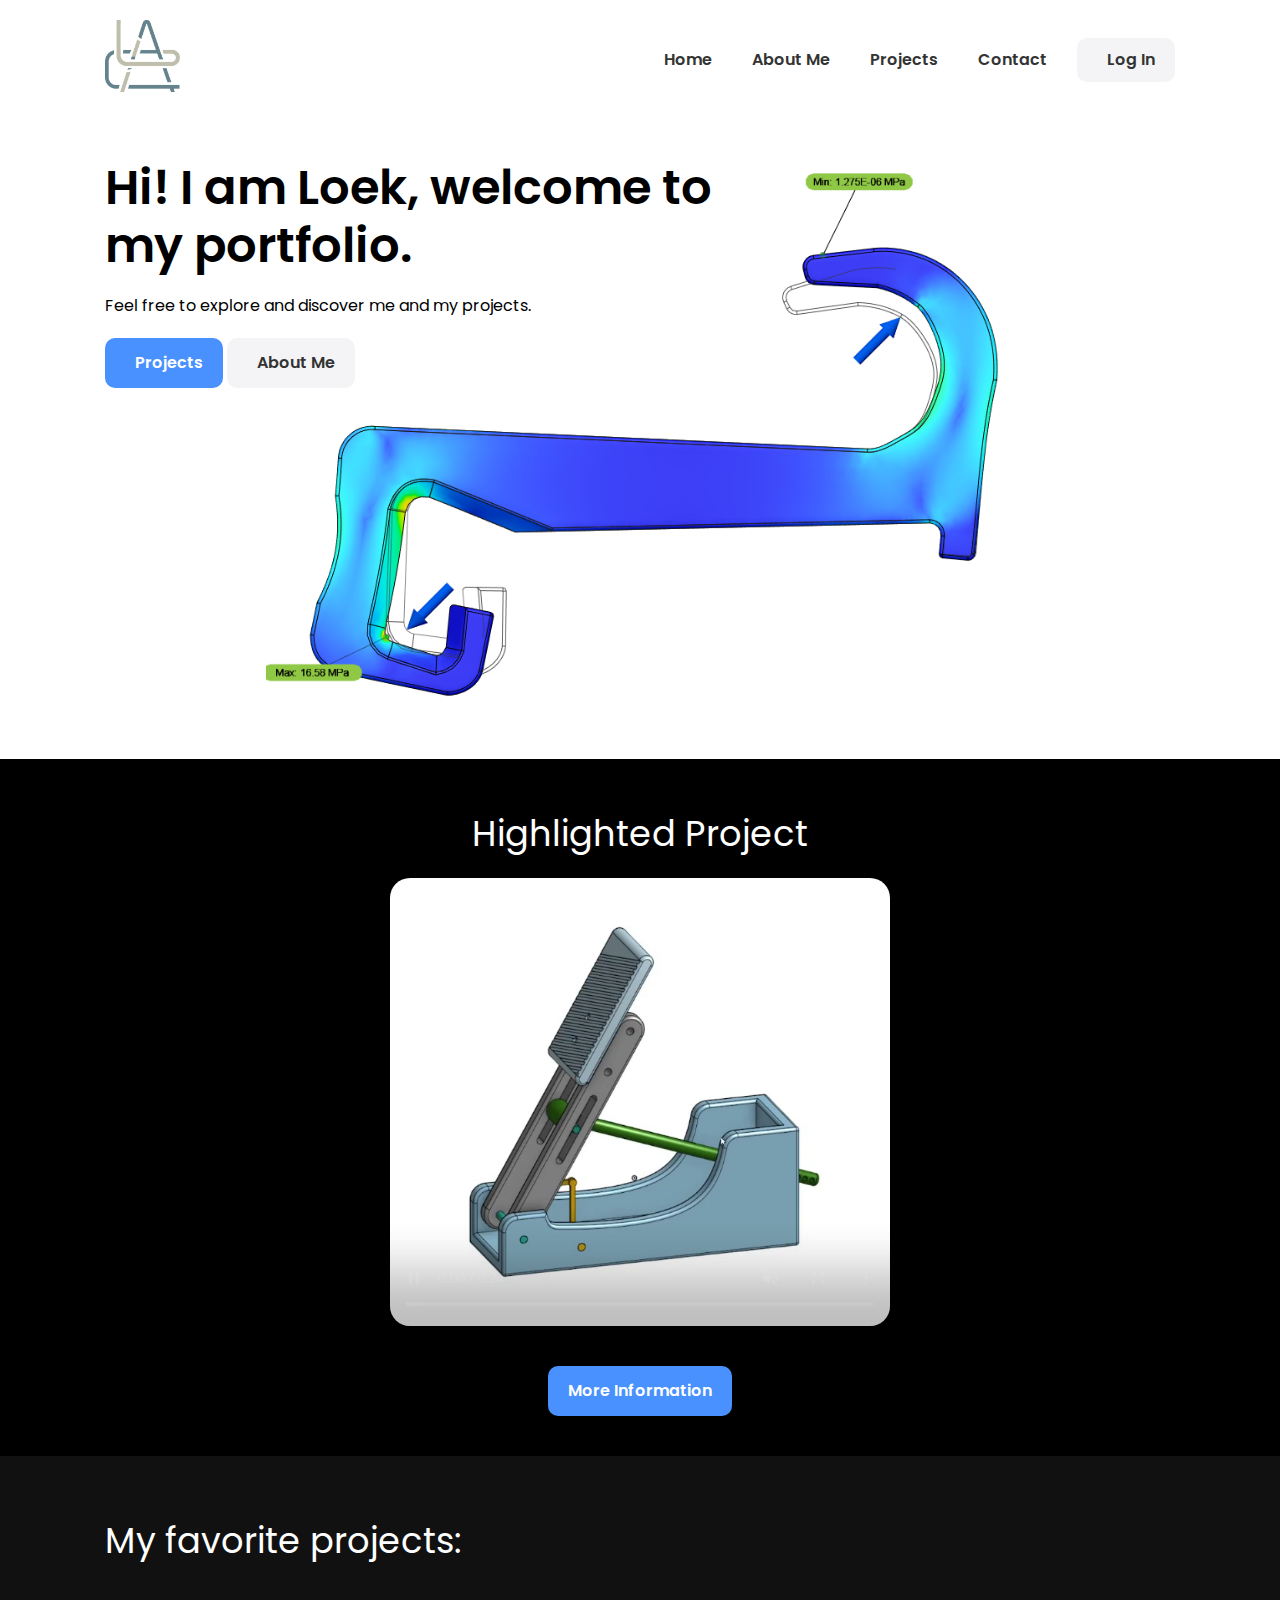
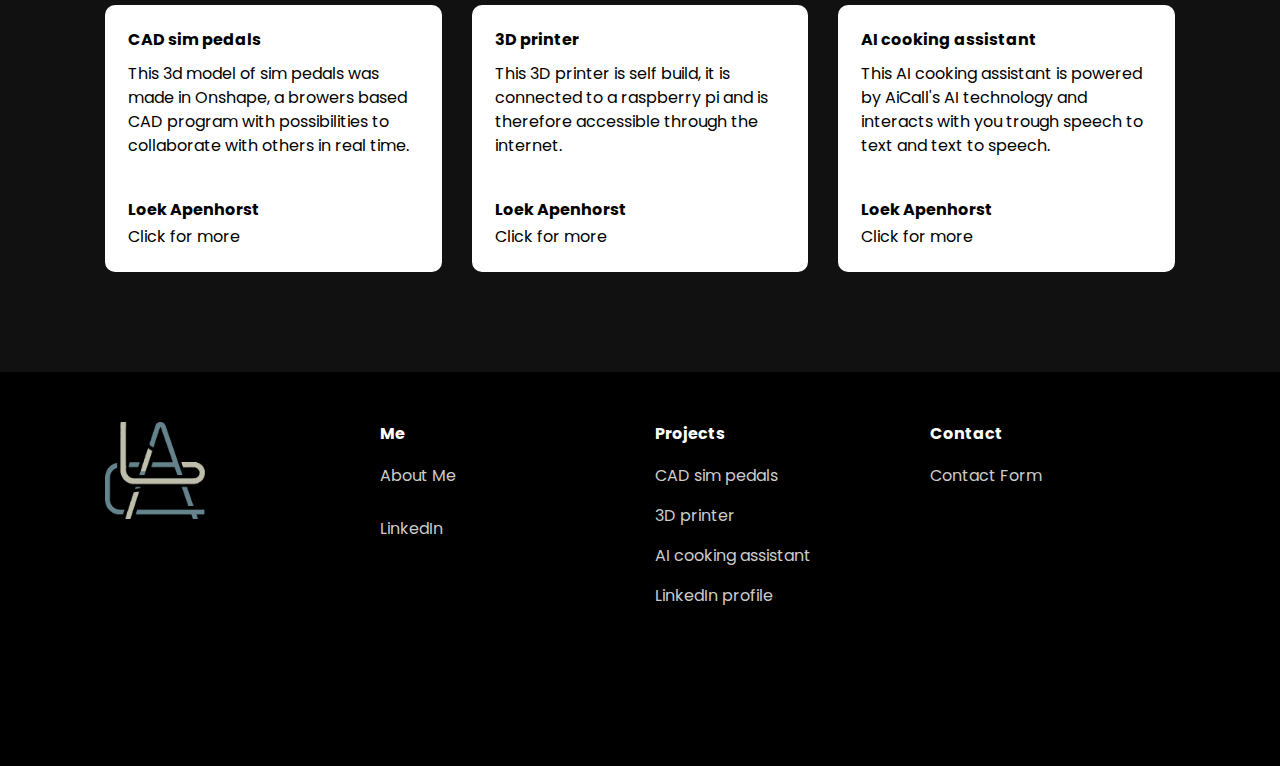
<file: index.html>
<!DOCTYPE html>
<html lang="en">
  <head>
    <meta charset="UTF-8" />
    <meta name="viewport" content="width=device-width, initial-scale=1.0" />
    <title>Portfolio Loek Apenhorst</title>
    <link rel="preconnect" href="https://fonts.googleapis.com" />
    <link rel="preconnect" href="https://fonts.gstatic.com" crossorigin />
    <link
      href="https://fonts.googleapis.com/css2?family=Poppins:wght@300;400;600;700&display=swap"
      rel="stylesheet"
    />
    <link
      rel="stylesheet"
      href="https://cdnjs.cloudflare.com/ajax/libs/font-awesome/6.5.1/css/all.min.css"
      integrity="sha512-DTOQO9RWCH3ppGqcWaEA1BIZOC6xxalwEsw9c2QQeAIftl+Vegovlnee1c9QX4TctnWMn13TZye+giMm8e2LwA=="
      crossorigin="anonymous"
      referrerpolicy="no-referrer"
    />
    <link rel="stylesheet" href="styles/style1.css" />
    <link rel="shortcut icon" href="images/tab_icon.ico" type="image/x-icon" />
  </head>

  <body>
    <nav class="navbar">
      <div class="container">
        <div class="logo">
          <a href="index.html">
            <img src="images/logo.png" alt="logo" />
          </a>
        </div>
        <div class="main-menu">
          <ul>
            <li>
              <a href="index.html">Home</a>
            </li>
            <li>
              <a href="about_me.html">About Me</a>
            </li>
            <li>
              <a href="projects.html">Projects</a>
            </li>
            <li>
              <a href="contact.html">Contact</a>
            </li>
            <li>
              <a class="btn" href="#"> <i class="fas fa-user"></i> Log In </a>
            </li>
          </ul>
        </div>
        <!-- Hamburger Button -->
        <button class="hamburger-button">
          <div class="hamburger-line"></div>
          <div class="hamburger-line"></div>
          <div class="hamburger-line"></div>
        </button>
        <div class="mobile-menu">
          <ul>
            <li>
              <a href="index.html">Home</a>
            </li>
            <li>
              <a href="about_me.html">About Me</a>
            </li>
            <li>
              <a href="projects.html">Projects</a>
            </li>
            <li>
              <a href="contact.html">Contact</a>
            </li>
            <li>
              <a class="btn" href="#"> <i class="fas fa-user"></i> Log In </a>
            </li>
          </ul>
        </div>
      </div>
    </nav>
    <!-- Hero -->
    <section class="hero">
      <div class="container">
        <div class="hero-content">
          <h1 class="hero-heading text-xxl">
            Hi! I am Loek, welcome to my portfolio.
          </h1>
          <p class="hero-text">
            Feel free to explore and discover me and my projects.
          </p>
          <div class="hero-buttons">
            <a href="projects.html" class="btn btn-primary"
              ><i class="fa-regular fa-lightbulb"></i>Projects</a
            >
            <a href="about_me.html" class="btn"
              ><i class="fas fa-address-book"></i>About Me</a
            >
          </div>
        </div>
      </div>
    </section>
    <!-- Video Section -->
    <section class="video bg-black">
      <div class="container-sm">
        <h2 class="video-heading text-xl text-center">Highlighted Project</h2>
        <div class="video-content">
          <video
            class="video-content"
            controls
            width="500"
            muted
            autoplay
            loop
            src="images/Animation Onshape.mp4"
          ></video>
          <a href="projects.html" class="btn btn-primary">More Information</a>
        </div>
      </div>
    </section>
    <!-- Testimonials -->
    <section class="testimonials bg-dark">
      <div class="container">
        <h3 class="testimonials-heading text-xl">My favorite projects:</h3>
        <div class="testimonials-grid">
          <a href="projects.html">
            <div class="card">
              <p>CAD sim pedals</p>
              <p>
                This 3d model of sim pedals was made in Onshape, a browers based
                CAD program with possibilities to collaborate with others in
                real time.
              </p>
              <p>Loek Apenhorst</p>
              <p>Click for more</p>
            </div>
          </a>
          <a href="projects.html#project_2">
            <div class="card">
              <p>3D printer</p>
              <p>
                This 3D printer is self build, it is connected to a raspberry pi
                and is therefore accessible through the internet.
              </p>
              <p>Loek Apenhorst</p>
              <p>Click for more</p>
            </div>
          </a>
          <a href="projects.html#project_3">
            <div class="card">
              <p>AI cooking assistant</p>
              <p>
                This AI cooking assistant is powered by AiCall's AI technology
                and interacts with you trough speech to text and text to speech.
              </p>
              <p>Loek Apenhorst</p>
              <p>Click for more</p>
            </div>
          </a>
        </div>
      </div>
    </section>

    <!-- Footer -->
    <footer class="footer bg-black">
      <div class="container">
        <div class="footer-grid">
          <div class="logo">
            <a href="index.html">
              <img src="images/logo.png" alt="logo" />
            </a>
          </div>
          <div>
            <h4>Me</h4>
            <ul>
              <li><a href="about_me.html">About Me</a></li>
              <li>
                <a href="https://www.linkedin.com/in/loek-creativetechnology">LinkedIn
                  <i class="fab fa-linkedin"></i>
                </a>
              </li>
            </ul>
          </div>
          <div>
            <h4>Projects</h4>
            <ul>
              <li><a href="projects.html">CAD sim pedals</a></li>
              <li><a href="projects.html#project_2">3D printer</a></li>
              <li>
                <a href="projects.html#project_3">AI cooking assistant</a>
              </li>
              <li><a href="projects.html#project_4">LinkedIn profile</a></li>
            </ul>
          </div>
          <div>
            <h4>Contact</h4>
            <ul>
              <li>
                <a href="contact.html">Contact Form</a>
              </li>
            </ul>
          </div>
        </div>
      </div>
    </footer>

    <script src="js/main.js"></script>
  </body>
</html>
</file>
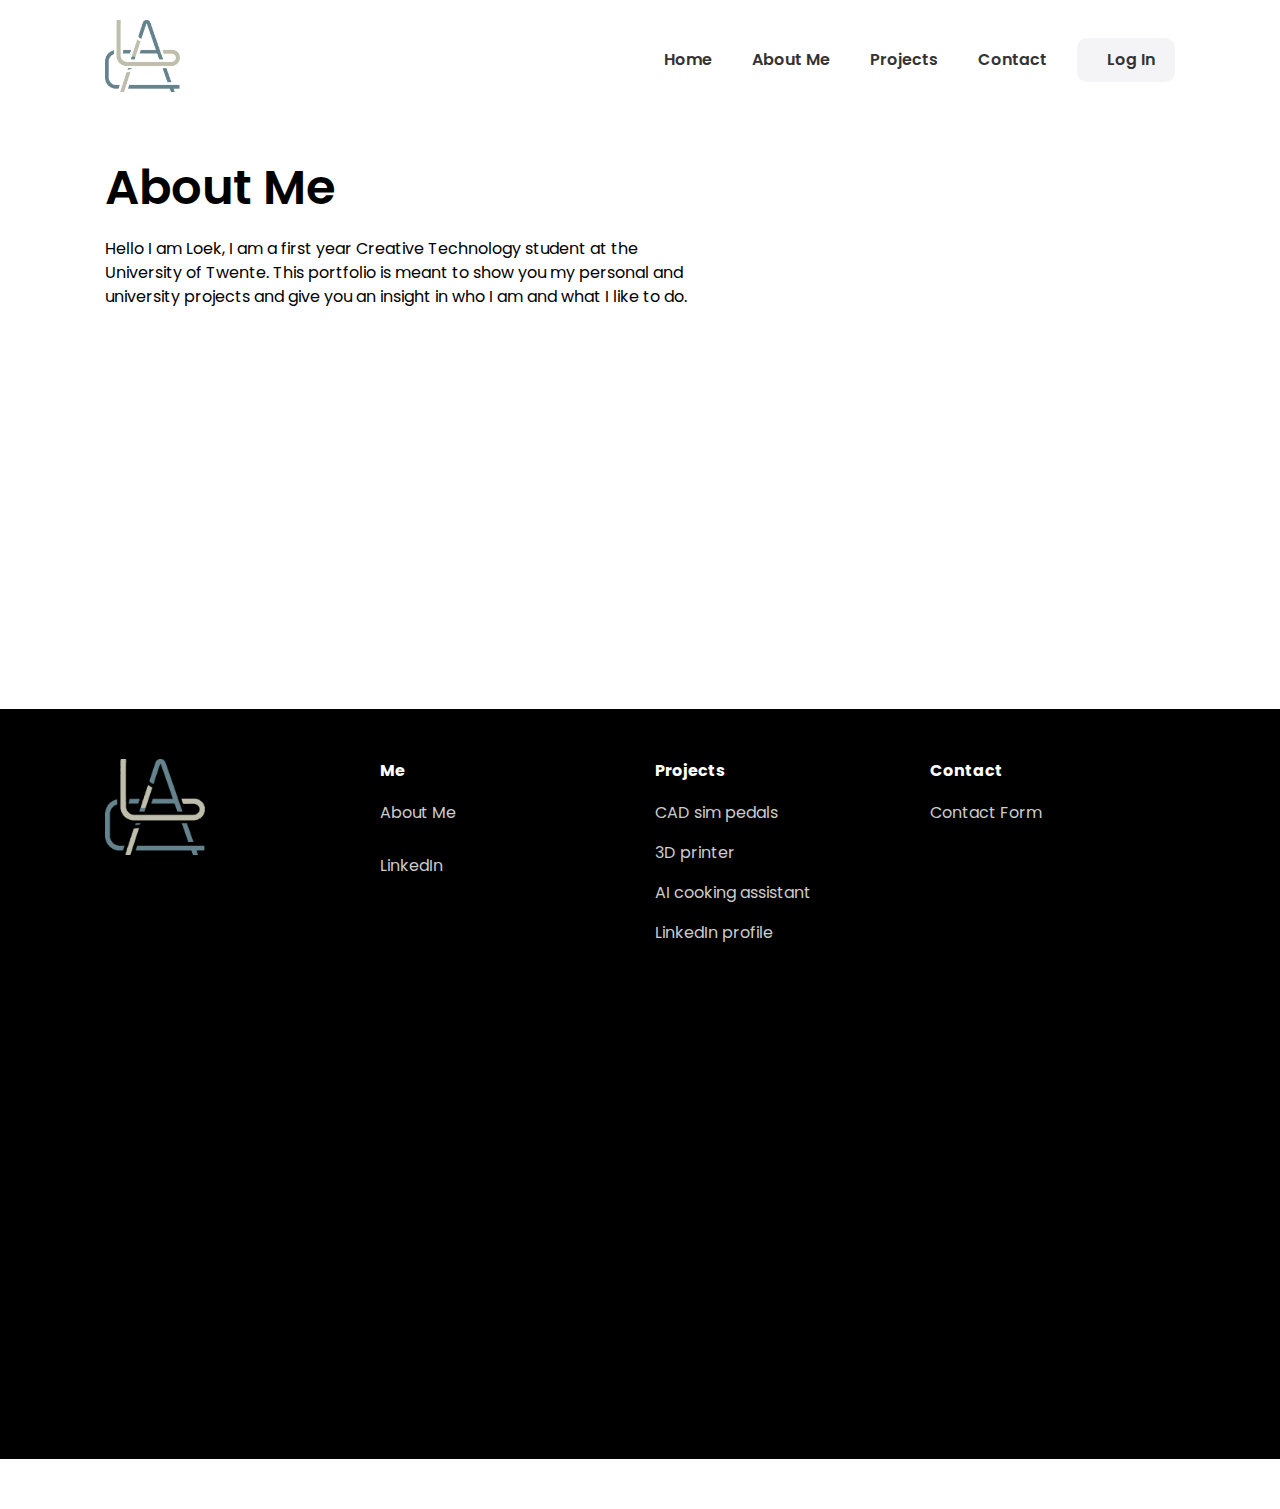
<file: about_me.html>
<!DOCTYPE html>
<html lang="en">
  <head>
    <meta charset="UTF-8" />
    <meta name="viewport" content="width=device-width, initial-scale=1.0" />
    <title>Portfolio Loek Apenhorst</title>
    <link rel="preconnect" href="https://fonts.googleapis.com" />
    <link rel="preconnect" href="https://fonts.gstatic.com" crossorigin />
    <link
      href="https://fonts.googleapis.com/css2?family=Poppins:wght@300;400;600;700&display=swap"
      rel="stylesheet"
    />
    <link
      rel="stylesheet"
      href="https://cdnjs.cloudflare.com/ajax/libs/font-awesome/6.5.1/css/all.min.css"
      integrity="sha512-DTOQO9RWCH3ppGqcWaEA1BIZOC6xxalwEsw9c2QQeAIftl+Vegovlnee1c9QX4TctnWMn13TZye+giMm8e2LwA=="
      crossorigin="anonymous"
      referrerpolicy="no-referrer"
    />
    <link rel="stylesheet" href="styles/style1.css" />
    <link rel="shortcut icon" href="images/tab_icon.ico" type="image/x-icon" />
  </head>

  <body>
    <nav class="navbar">
      <div class="container">
        <div class="logo">
          <a href="index.html">
            <img src="images/logo.png" alt="logo" />
          </a>
        </div>
        <div class="main-menu">
          <ul>
            <li>
              <a href="index.html">Home</a>
            </li>
            <li>
              <a href="about_me.html">About Me</a>
            </li>
            <li>
              <a href="projects.html">Projects</a>
            </li>
            <li>
              <a href="contact.html">Contact</a>
            </li>
            <li>
              <a class="btn" href="#"> <i class="fas fa-user"></i> Log In </a>
            </li>
          </ul>
        </div>
        <!-- Hamburger Button -->
        <button class="hamburger-button">
          <div class="hamburger-line"></div>
          <div class="hamburger-line"></div>
          <div class="hamburger-line"></div>
        </button>
        <div class="mobile-menu">
          <ul>
            <li>
              <a href="index.html">Home</a>
            </li>
            <li>
              <a href="about_me.html">About Me</a>
            </li>
            <li>
              <a href="projects.html">Projects</a>
            </li>
            <li>
              <a href="contact.html">Contact</a>
            </li>
            <li>
              <a class="btn" href="#"> <i class="fas fa-user"></i> Log In </a>
            </li>
          </ul>
        </div>
      </div>
    </nav>

    <!-- About Me-->
    <div class="about-me">
      <div class="container">
        <div class="content">
          <h1 class="title text-xxl">About Me</h1>
          <div class="text">
            Hello I am Loek, I am a first year Creative Technology student at the University of Twente. This portfolio is meant to show you my personal and university projects and give you an insight in who I am and what I like to do.
          </div>
      </div>
    </div>

    <!-- Footer -->
    <footer class="footer bg-black">
      <div class="container">
        <div class="footer-grid">
          <div class="logo">
            <a href="index.html">
              <img src="images/logo.png" alt="logo" />
            </a>
          </div>
          <div>
            <h4>Me</h4>
            <ul>
              <li><a href="about_me.html">About Me</a></li>
              <li>
                <a href="https://www.linkedin.com/in/loek-creativetechnology">LinkedIn
                  <i class="fab fa-linkedin"></i>
                </a>
              </li>
            </ul>
          </div>
          <div>
            <h4>Projects</h4>
            <ul>
              <li><a href="projects.html">CAD sim pedals</a></li>
              <li><a href="projects.html#project_2">3D printer</a></li>
              <li>
                <a href="projects.html#project_3">AI cooking assistant</a>
              </li>
              <li><a href="projects.html#project_4">LinkedIn profile</a></li>
            </ul>
          </div>
          <div>
            <h4>Contact</h4>
            <ul>
              <li>
                <a href="contact.html">Contact Form</a>
              </li>
            </ul>
          </div>
        </div>
      </div>
    </footer>

    <script src="js/main.js"></script>
  </body>
</html>
</file>
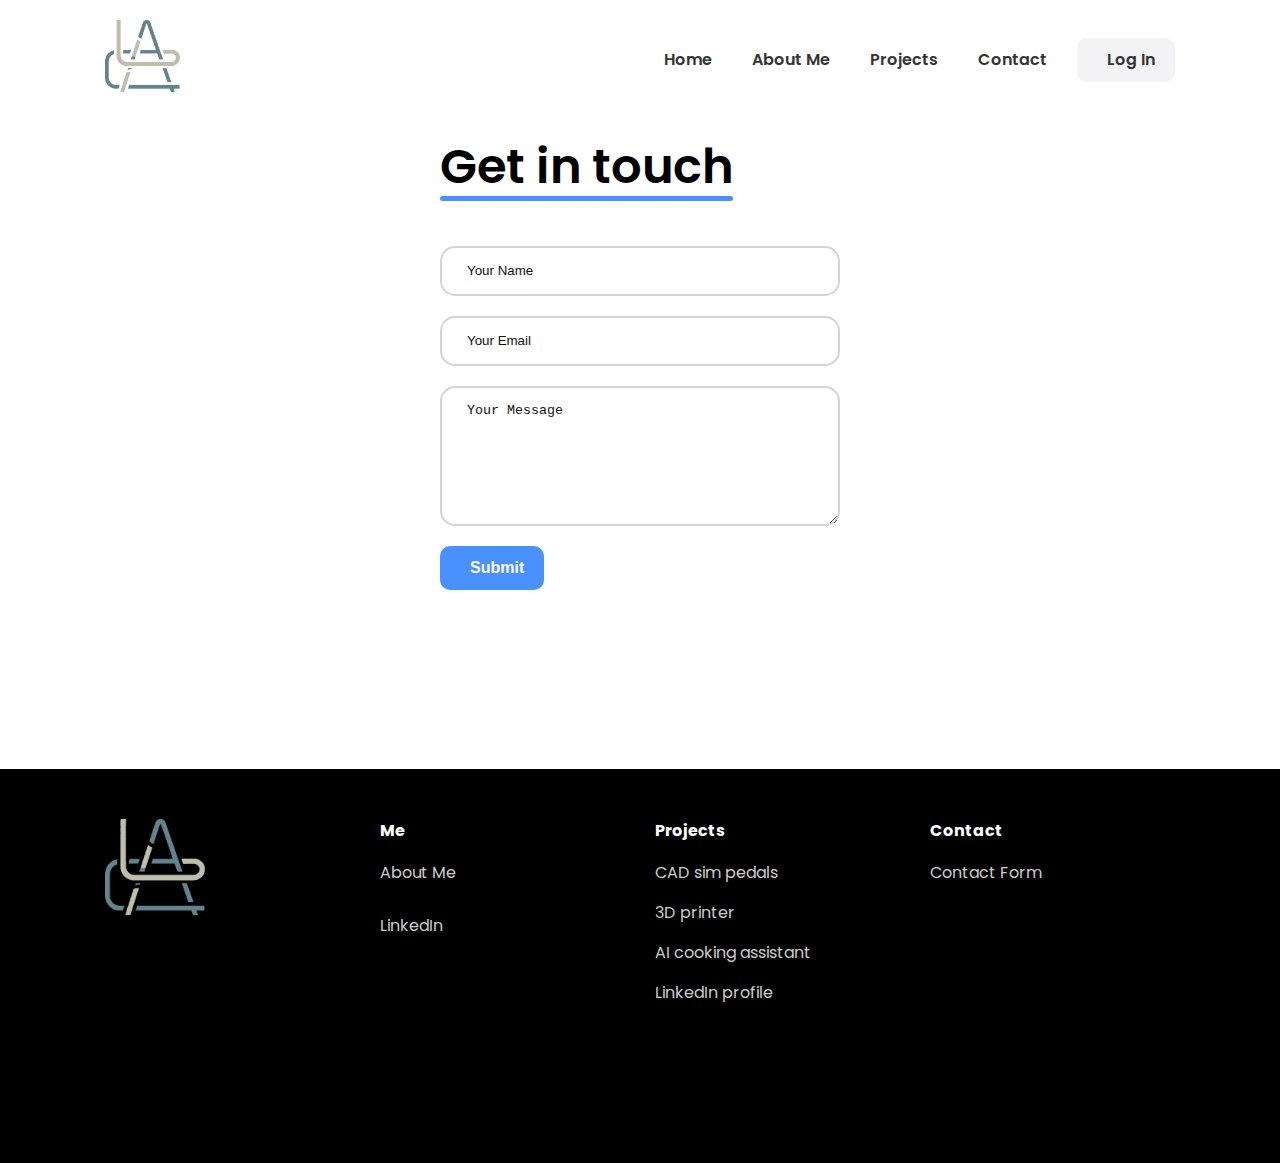
<file: contact.html>
<!DOCTYPE html>
<html lang="en">
  <head>
    <meta charset="UTF-8" />
    <meta name="viewport" content="width=device-width, initial-scale=1.0" />
    <title>Portfolio Loek Apenhorst</title>
    <link rel="preconnect" href="https://fonts.googleapis.com" />
    <link rel="preconnect" href="https://fonts.gstatic.com" crossorigin />
    <link
      href="https://fonts.googleapis.com/css2?family=Poppins:wght@300;400;600;700&display=swap"
      rel="stylesheet"
    />
    <link
      rel="stylesheet"
      href="https://cdnjs.cloudflare.com/ajax/libs/font-awesome/6.5.1/css/all.min.css"
      integrity="sha512-DTOQO9RWCH3ppGqcWaEA1BIZOC6xxalwEsw9c2QQeAIftl+Vegovlnee1c9QX4TctnWMn13TZye+giMm8e2LwA=="
      crossorigin="anonymous"
      referrerpolicy="no-referrer"
    />
    <link rel="stylesheet" href="styles/style1.css" />
    <link rel="shortcut icon" href="images/tab_icon.ico" type="image/x-icon" />
  </head>

  <body>
    <nav class="navbar">
      <div class="container">
        <div class="logo">
          <a href="index.html">
            <img src="images/logo.png" alt="logo" />
          </a>
        </div>
        <div class="main-menu">
          <ul>
            <li>
              <a href="index.html">Home</a>
            </li>
            <li>
              <a href="about_me.html">About Me</a>
            </li>
            <li>
              <a href="projects.html">Projects</a>
            </li>
            <li>
              <a href="contact.html">Contact</a>
            </li>
            <li>
              <a class="btn" href="#"> <i class="fas fa-user"></i> Log In </a>
            </li>
          </ul>
        </div>
        <!-- Hamburger Button -->
        <button class="hamburger-button">
          <div class="hamburger-line"></div>
          <div class="hamburger-line"></div>
          <div class="hamburger-line"></div>
        </button>
        <div class="mobile-menu">
          <ul>
            <li>
              <a href="index.html">Home</a>
            </li>
            <li>
              <a href="about_me.html">About Me</a>
            </li>
            <li>
              <a href="projects.html">Projects</a>
            </li>
            <li>
              <a href="contact.html">Contact</a>
            </li>
            <li>
              <a class="btn" href="#"> <i class="fas fa-user"></i> Log In </a>
            </li>
          </ul>
        </div>
      </div>
    </nav>

    <!-- Contact Form-->
    <div class="contact-container">
      <form
        action="https://api.web3forms.com/submit"
        method="POST"
        class="contact-form"
      >
        <h2 class="contact-form-title text-xxl">
          Get in touch
          <hr />
        </h2>
        <input
          type="hidden"
          name="access_key"
          value="a4a65cf4-a6f6-487e-a370-dbbd55da2e65"
        />
        <input
          type="text"
          name="name"
          placeholder="Your Name"
          class="contact-inputs"
          required
        />
        <input
          type="email"
          name="email"
          placeholder="Your Email"
          class="contact-inputs"
          required
        />
        <textarea
          name="message"
          placeholder="Your Message"
          class="textarea contact-inputs"
          required
        ></textarea>
        <button type="submit" class="btn btn-primary">
          <i class="fa-regular fa-paper-plane"></i>Submit
        </button>
      </form>
    </div>

    <!-- Footer -->
    <footer class="footer bg-black">
      <div class="container">
        <div class="footer-grid">
          <div class="logo">
            <a href="index.html">
              <img src="images/logo.png" alt="logo" />
            </a>
          </div>
          <div>
            <h4>Me</h4>
            <ul>
              <li><a href="about_me.html">About Me</a></li>
              <li>
                <a href="https://www.linkedin.com/in/loek-creativetechnology">LinkedIn
                  <i class="fab fa-linkedin"></i>
                </a>
              </li>
            </ul>
          </div>
          <div>
            <h4>Projects</h4>
            <ul>
              <li><a href="projects.html">CAD sim pedals</a></li>
              <li><a href="projects.html#project_2">3D printer</a></li>
              <li>
                <a href="projects.html#project_3">AI cooking assistant</a>
              </li>
              <li><a href="projects.html#project_4">LinkedIn profile</a></li>
            </ul>
          </div>
          <div>
            <h4>Contact</h4>
            <ul>
              <li>
                <a href="contact.html">Contact Form</a>
              </li>
            </ul>
          </div>
        </div>
      </div>
    </footer>

    <script src="js/main.js"></script>
  </body>
</html>
</file>
<file: styles/style1.css>
* {
  box-sizing: border-box;
  margin: 0;
  padding: 0;
}

:root {
  --primary-color: #4891ff;
  --light-color: #f4f4f6;
  --dark-color: #111;
}

body {
  font-family: "Poppins", sans-serif;
  font-size: 16px;
  line-height: 1.5;
  background: #fff;
  overflow-x: hidden;
}

a {
  text-decoration: none;
  color: #333;
}

ul {
  list-style: none;
}

img {
  max-width: 100%;
}

/* Navbar */
.navbar {
  background: #fff;
  padding: 20px;
}

.navbar .container {
  display: flex;
  justify-content: space-between;
  align-items: center;
}

.navbar .container .logo {
  max-width: 75px;
}

.navbar .main-menu ul {
  display: flex;
}

.navbar ul li a {
  padding: 10px 20px;
  display: block;
  font-weight: 600;
  transition: 0.5s;
}

.navbar ul li a:hover {
  color: var(--primary-color);
}

.navbar ul li a i {
  margin-right: 10px;
}

.navbar ul li:last-child a {
  margin-left: 10px;
}

/* Hero */
.hero {
  margin-bottom: 50px;
}

.hero .container {
  background: url("../images/hero.png") no-repeat;
  background-size: contain;
  background-position: center bottom;
  height: 550px;
}

.hero .hero-content {
  width: 65%;
}

.hero .hero-text {
  width: 70%;
  margin-bottom: 20px;
}

.hero .hero-buttons i {
  margin-right: 10px;
}

/* Video */
.video {
  padding: 10px 0 40px;
}

.video .video-content {
  display: flex;
  flex-direction: column;
  align-items: center;
  border-radius: 20px;
}

.video .btn {
  margin-top: 40px;
}

/* Testimonials */
.testimonials {
  padding-top: 20px;
  padding-bottom: 100px;
}

.testimonials .testimonials-heading {
  width: 700px;
  margin-bottom: 40px;
}

.testimonials .testimonials-grid {
  display: grid;
  grid-template-columns: repeat(3, 1fr);
  gap: 30px;
}

.testimonials .card {
  border: 3px solid #fff;
}

.testimonials .card:hover {
  transition: 0.3s;
  border: 3px solid var(--primary-color);
}

.testimonials .card p:nth-child(1) {
  margin: 0px 0 10px;
  font-weight: bold;
}

.testimonials .card p:nth-child(3) {
  margin: 40px 0 3px;
  font-weight: bold;
}

/* Contact form */
.contact-container {
  height: 50vh;
  display: flex;
  align-items: center;
  justify-content: space-evenly;
  margin-bottom: 200px;
}

.contact-container .contact-form {
  display: flex;
  flex-direction: column;
  align-items: start;
  gap: 20px;
}

.contact-container h2 {
  margin-bottom: 5px;
}

.contact-container .contact-form-title hr {
  border: none;
  height: 5px;
  background-color: var(--primary-color);
  border-radius: 10px;
  margin-bottom: 20px;
  border-radius: 50px;
}

.contact-container .contact-inputs {
  width: 400px;
  height: 50px;
  border: 2px solid #33333336;
  outline: none;
  padding-left: 25px;
  border-radius: 15px;
}

.contact-container .contact-form .textarea {
  height: 140px;
  padding-top: 15px;
}

.contact-container .contact-inputs:focus {
  border: 2px solid var(--primary-color);
}

.contact-container .contact-inputs::placeholder {
  color: var(--dark-color);
}

.contact-container .btn {
  font-size: 16px;
}

.contact-container .btn i {
  margin-right: 10px;
}

/* Projects */

.projects .project_1 .project-grid {
  display: flex;
  flex-direction: column;
  align-items: center;
}

.projects .project_1 .video_1 {
  width: 500px;
  margin-bottom: 20px;
  border-radius: 20px;
}

.projects .project_1 .video_2 {
  width: 800px;
  border-radius: 10px;
}

.projects .project_1 .project-heading {
  text-align: center;
}

.projects .project_1 .project-text {
  margin: 20px 200px 150px;
}

.projects .project_1 .project-text .link {
  color: blue;
}

.projects .project_2 .project-grid {
  display: grid;
  grid-template-columns: repeat(2, 1fr);
  margin-left: 175px;
  margin-top: 50px;
  margin-bottom: 50px;
}

.projects .project_2 .img_1,
.projects .project-grid .img_2 {
  height: 500px;
  border-radius: 20px;
  align-items: center;
}

.projects .project_2 .project-heading {
  text-align: center;
}

.projects .project_2 .project-text {
  margin: 20px 200px 150px;
}

.projects .project_3 .project-grid {
  display: flex;
  flex-direction: column;
  align-items: center;
  margin-top: 50px;
  margin-bottom: 50px;
}

.projects .project_3 .img_1 {
  height: 500px;
  border-radius: 20px;
  align-items: center;
}

.projects .project_3 .project-heading {
  text-align: center;
}

.projects .project_3 .project-text {
  margin: 20px 200px 150px;
}

.projects .project_4 .project-grid {
  display: flex;
  flex-direction: column;
  align-items: center;
  margin-top: 50px;
  margin-bottom: 50px;
}

.projects .project_4 .img_1,
.projects .project-grid .img_2 {
  height: 400px;
  border-radius: 20px;
  align-items: center;
}

.projects .project_4 .project-heading {
  text-align: center;
}

.projects .project_4 .project-text {
  margin: 20px 200px 150px;
}

.projects .project_5 .project-grid {
  display: flex;
  flex-direction: column;
  align-items: center;
  margin-top: 50px;
  margin-bottom: 50px;
}

.projects .project_5 .project-heading {
  text-align: center;
}

.projects .project_5 .project-text {
  margin: 20px 200px 150px;
}

.projects .project_5 .project-text .link {
  color: blue;
}

.projects .project_6 .project-grid {
  display: flex;
  flex-direction: column;
  align-items: center;
  margin-top: 50px;
  margin-bottom: 50px;
}

.projects .project_6 .project-heading {
  text-align: center;
}

.projects .project_6 .project-text {
  margin: 20px 200px 150px;
}

/* About Me */
.about-me {
  margin-bottom: 50px;
}

.about-me .container {
  height: 550px;
}

.about-me .container .content {
  width: 80%;
}

.about-me .text {
  width: 70%;
  margin-bottom: 20px;
}

/* Footer */
.footer {
  padding-top: 50px;
  padding-bottom: 150px;
}

.footer h4 {
  margin-bottom: 10px;
}

.footer ul li {
  line-height: 2.5;
}

.footer a,
.footer .comment {
  color: #ccc;
}

.footer i {
  font-size: 1.5rem;
  margin-right: 10px;
}

.footer .container .logo {
  max-width: 100px;
}

.footer .footer-grid {
  display: grid;
  grid-template-columns: repeat(4, 1fr);
  gap: 30px;
  justify-content: center;
}

/* Utility Classes */
.container {
  max-width: 1100px;
  margin: 0 auto;
  padding: 0 15px;
}

.container-sm {
  max-width: 800px;
  margin: 0 auto;
  padding: 0 15px;
}

/*Buttons */
.btn {
  display: inline-block;
  padding: 13px 20px;
  background: var(--light-color);
  color: #333;
  font-weight: 600;
  text-decoration: none;
  border: none;
  border-radius: 10px;
  cursor: pointer;
  text-align: center;
  transition: 0.5s;
}

.btn:hover {
  opacity: 0.8;
}

.btn-primary {
  background: var(--primary-color);
  color: #fff;
}

.btn-dark {
  background: var(--dark-color);
  color: #fff;
}

.btn-block {
  display: block;
  width: 100%;
}

/* Text Classes */
.text-xxl {
  font-size: 3rem;
  line-height: 1.2;
  font-weight: 600;
  margin: 40px 0 20px;
}

.text-xl {
  font-size: 2.2rem;
  line-height: 1.4;
  font-weight: normal;
  margin: 40px 0 20px;
}

.text-lg {
  font-size: 1.8rem;
  line-height: 1.4;
  font-weight: normal;
  margin: 30px 0 20px;
}

.text-md {
  font-size: 1.2rem;
  line-height: 1.4;
  font-weight: normal;
  margin: 20px 0 10px;
}

.text-sm {
  font-size: 0.9rem;
  line-height: 1.4;
  font-weight: normal;
  margin: 10px 0 5px;
}

.text-center {
  text-align: center;
}

/* Background */
.bg-primary {
  background: var(--primary-color);
  color: #fff;
}

.bg-light {
  background: var(--light-color);
  color: #333;
}

.bg-dark {
  background: var(--dark-color);
  color: #fff;
}

.bg-black {
  background: #000;
  color: #fff;
}

/* Card */
.card {
  background: #fff;
  color: #000;
  border-radius: 10px;
  padding: 20px;
}

/* Hamburger Button */
.hamburger-button {
  display: none;
  background: none;
  border: none;
  cursor: pointer;
  padding: 10px;
  z-index: 1000;
}

.hamburger-button .hamburger-line {
  width: 30px;
  height: 3px;
  background: #333;
  margin: 6px 0;
}

/* Mobile Menu */
.mobile-menu {
  position: fixed;
  top: 0;
  right: -300px;
  width: 250px;
  height: 100%;
  z-index: 100;
  background: #fff;
  box-shadow: 0px 0px 10px rgba(0, 0, 0, 0.2);
  transition: right 0.5s ease-in-out;
}

.mobile-menu ul {
  margin-top: 100px;
  padding-right: 10px;
}

.mobile-menu ul li {
  margin: 10px 0;
}

.mobile-menu ul li a {
  font-size: 20px;
  transition: 0.5s;
}

.mobile-menu.active {
  right: 0;
}

/* Media Queries */
@media (max-width: 960px) {
  .text-xxl {
    font-size: 2.5rem;
  }

  .hero .container {
    height: 600px;
  }
}

@media (max-width: 670px) {
  .navbar .main-menu {
    display: none;
  }

  .navbar .hamburger-button {
    display: block;
  }

  .hero .container {
    height: 580px;
  }

  .hero .hero-content,
  .hero .hero-text {
    width: 80%;
  }

  .testimonials .testimonials-heading {
    max-width: 100%;
    text-align: center;
  }

  .testimonials .testimonials-grid,
  .footer .footer-grid {
    grid-template-columns: 1fr;
  }

  .footer {
    text-align: center;
  }

  /* Text */
  .text-xl {
    font-size: 1.9rem;
  }

  .text-lg {
    font-size: 1.5rem;
  }
  .text-md {
    font-size: 1.1rem;
  }
}

@media (max-width: 500px) {
  .text-xxl {
    font-size: 2rem;
  }
}
</file>
